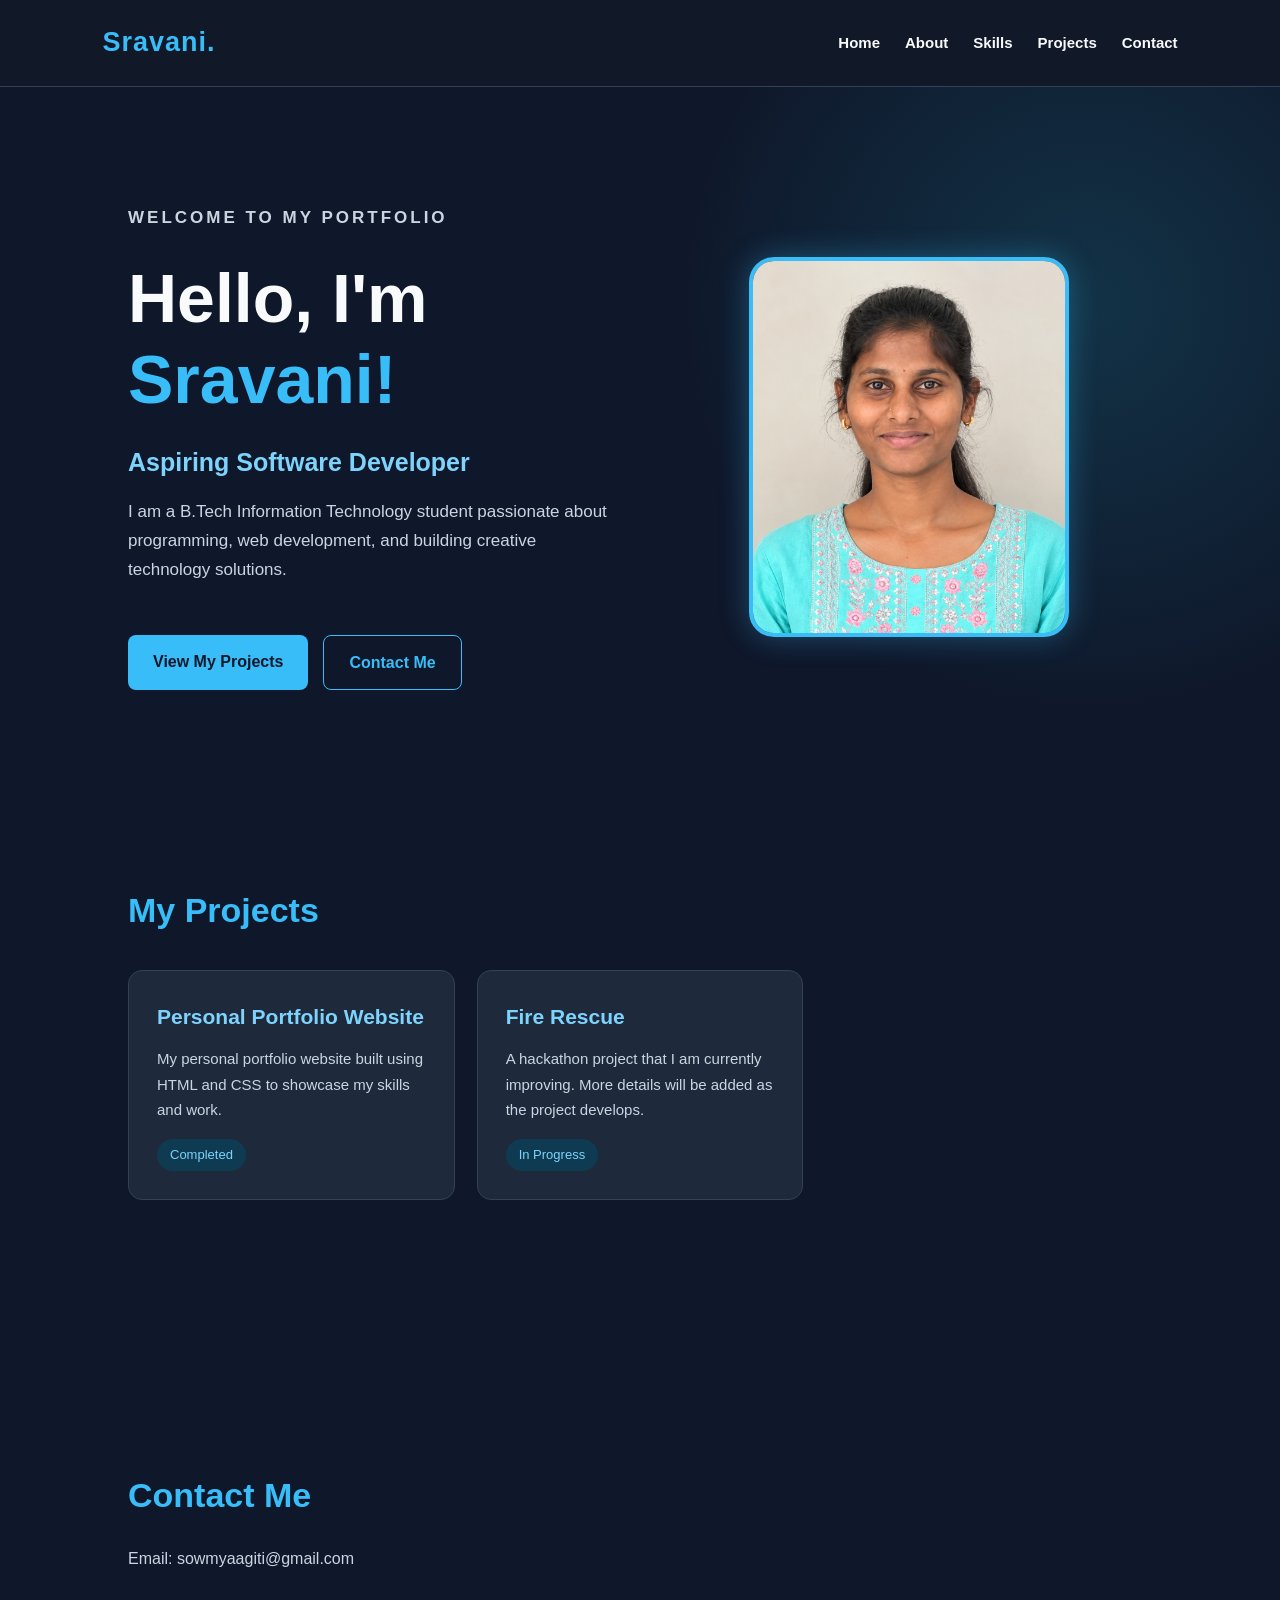
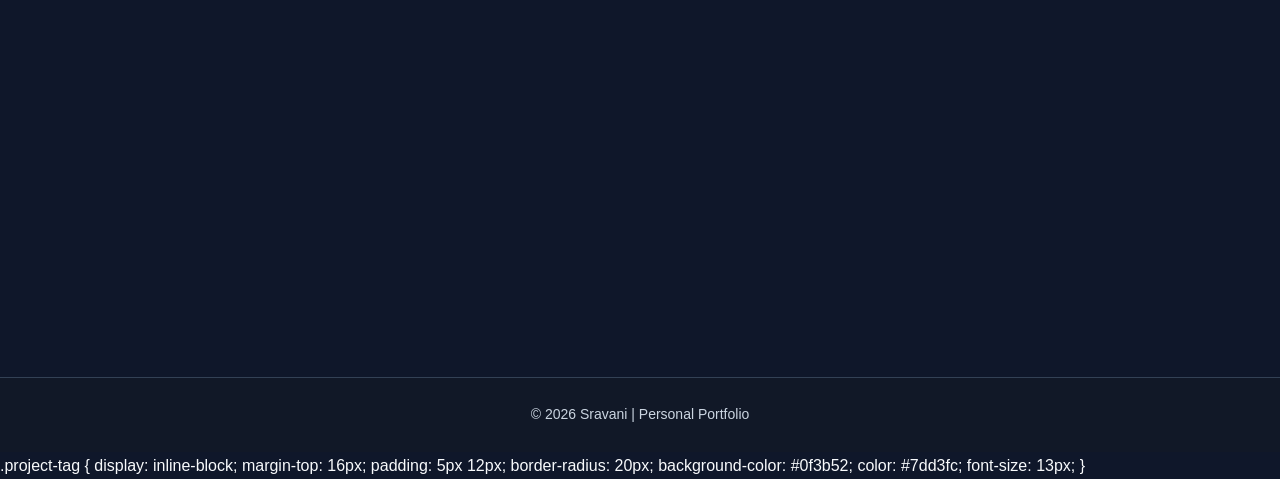
<file: index.html>
<!DOCTYPE html>
<html lang="en">
<head>
    <meta charset="UTF-8">
    <meta name="viewport" content="width=device-width, initial-scale=1.0">
    <title>Sravani | Portfolio</title>
    <link rel="stylesheet" href="style.css">
</head>
<body>

    <header>
        <div class="logo">Sravani.</div>
        <nav>
            <a href="index.html">Home</a>
            <a href="about.html">About</a>
            <a href="skills.html">Skills</a>
            <a href="projects.html">Projects</a>
            <a href="contact.html">Contact</a>
       </nav> 
            
    </header>

    <main>
        
<section class="hero">
    <div class="hero-text">
        <p class="eyebrow">WELCOME TO MY PORTFOLIO</p>

        <h1>Hello, I'm <span>Sravani!</span></h1>

        <h2>Aspiring Software Developer</h2>

        <p>
            I am a B.Tech Information Technology student
            passionate about programming, web development,
            and building creative technology solutions.
        </p>

        <div class="hero-buttons">
            <a href="projects.html" class="button">View My Projects</a>
            <a href="contact.html" class="button secondary-button">Contact Me</a>
        </div>
    </div>

    <div class="hero-image">
        <img src="profile.jpg.png"
             alt="Sravani Profile"
             class="profile-img">
    </div>
       </section>
 <section class="content" id="projects">
    <h2>My Projects</h2>

    <div class="cards">

        <article class="card">
            <h3>Personal Portfolio Website</h3>
            <p>
                My personal portfolio website built using
                HTML and CSS to showcase my skills and work.
            </p>
            <span class="project-tag">Completed</span>
        </article>

        <article class="card">
            <h3>Fire Rescue</h3>
            <p>
                A hackathon project that I am currently
                improving. More details will be added as
                the project develops.
            </p>
            <span class="project-tag">In Progress</span>
        </article>

    </div>
</section>

        <section class="content" id="contact">
            <h2>Contact Me</h2>
            <p>Email: sowmyaagiti@gmail.com</p>
        </section>
    </main>

    <footer>
        <p>© 2026 Sravani | Personal Portfolio</p>
    </footer>

</body>
</html>
.project-tag {
    display: inline-block;
    margin-top: 16px;
    padding: 5px 12px;
    border-radius: 20px;
    background-color: #0f3b52;
    color: #7dd3fc;
    font-size: 13px;
}
</file>
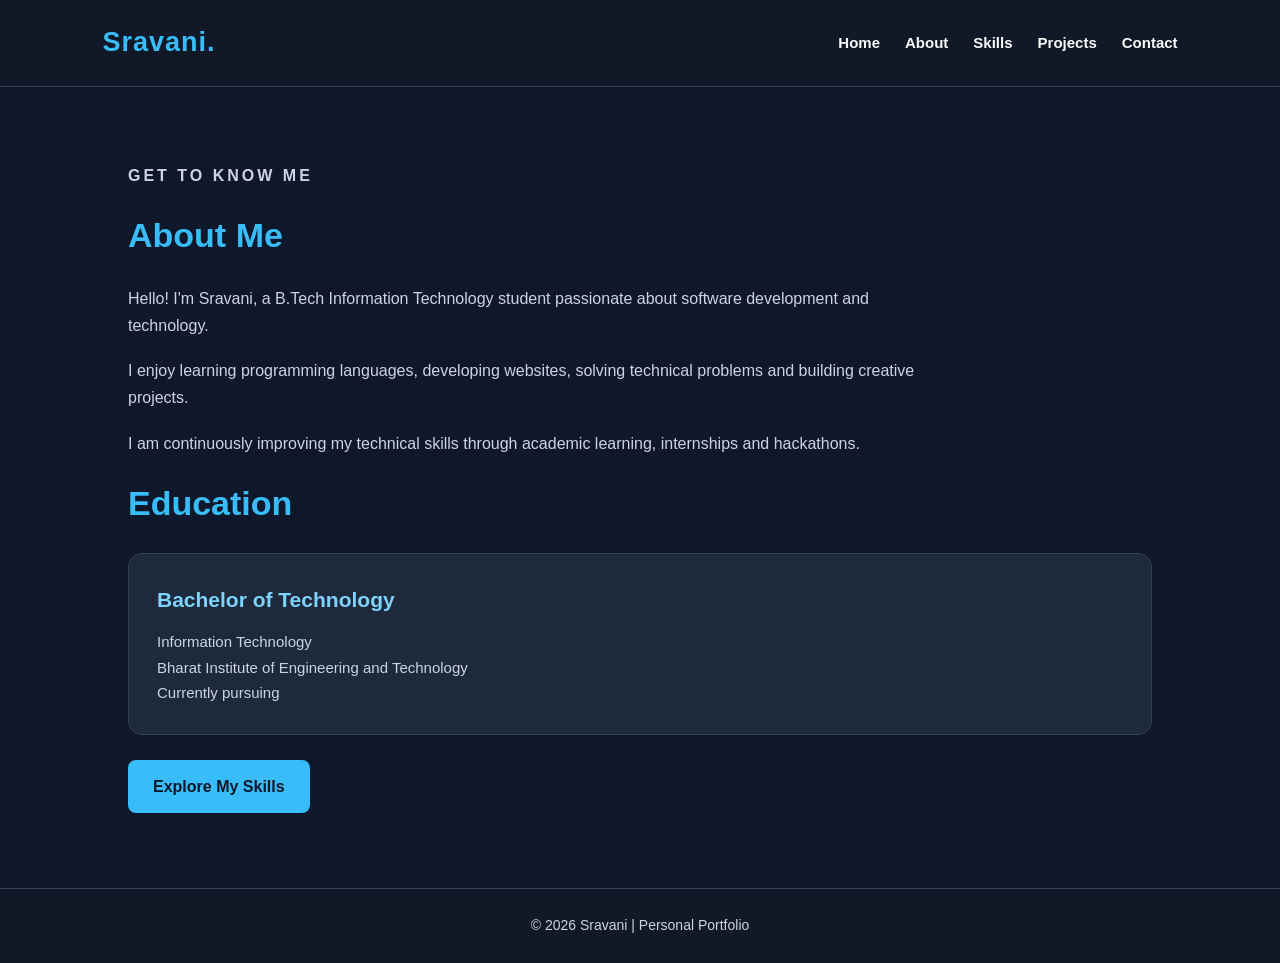
<file: about.html>
<!DOCTYPE html>
<html lang="en">
<head>
    <meta charset="UTF-8">
    <meta name="viewport" content="width=device-width, initial-scale=1.0">
    <title>About Me | Sravani</title>
    <link rel="stylesheet" href="style.css">
</head>
<body>

<header>
    <div class="logo">Sravani.</div>
    <nav>
        <a href="index.html">Home</a>
        <a href="about.html">About</a>
        <a href="skills.html">Skills</a>
        <a href="projects.html">Projects</a>
        <a href="contact.html">Contact</a>
    </nav>
</header>

<main>
    <section class="content">
        <p class="eyebrow">GET TO KNOW ME</p>
        <h2>About Me</h2>

        <p>
            Hello! I'm Sravani, a B.Tech Information Technology
            student passionate about software development and
            technology.
        </p>

        <p>
            I enjoy learning programming languages, developing
            websites, solving technical problems and building
            creative projects.
        </p>

        <p>
            I am continuously improving my technical skills
            through academic learning, internships and hackathons.
        </p>

        <h2>Education</h2>
        <article class="card">
            <h3>Bachelor of Technology</h3>
            <p>Information Technology</p>
            <p>Bharat Institute of Engineering and Technology</p>
            <p>Currently pursuing</p>
        </article>

        <a href="skills.html" class="button">Explore My Skills</a>
    </section>
</main>

<footer>
    <p>© 2026 Sravani | Personal Portfolio</p>
</footer>

</body>
</html>
</file>
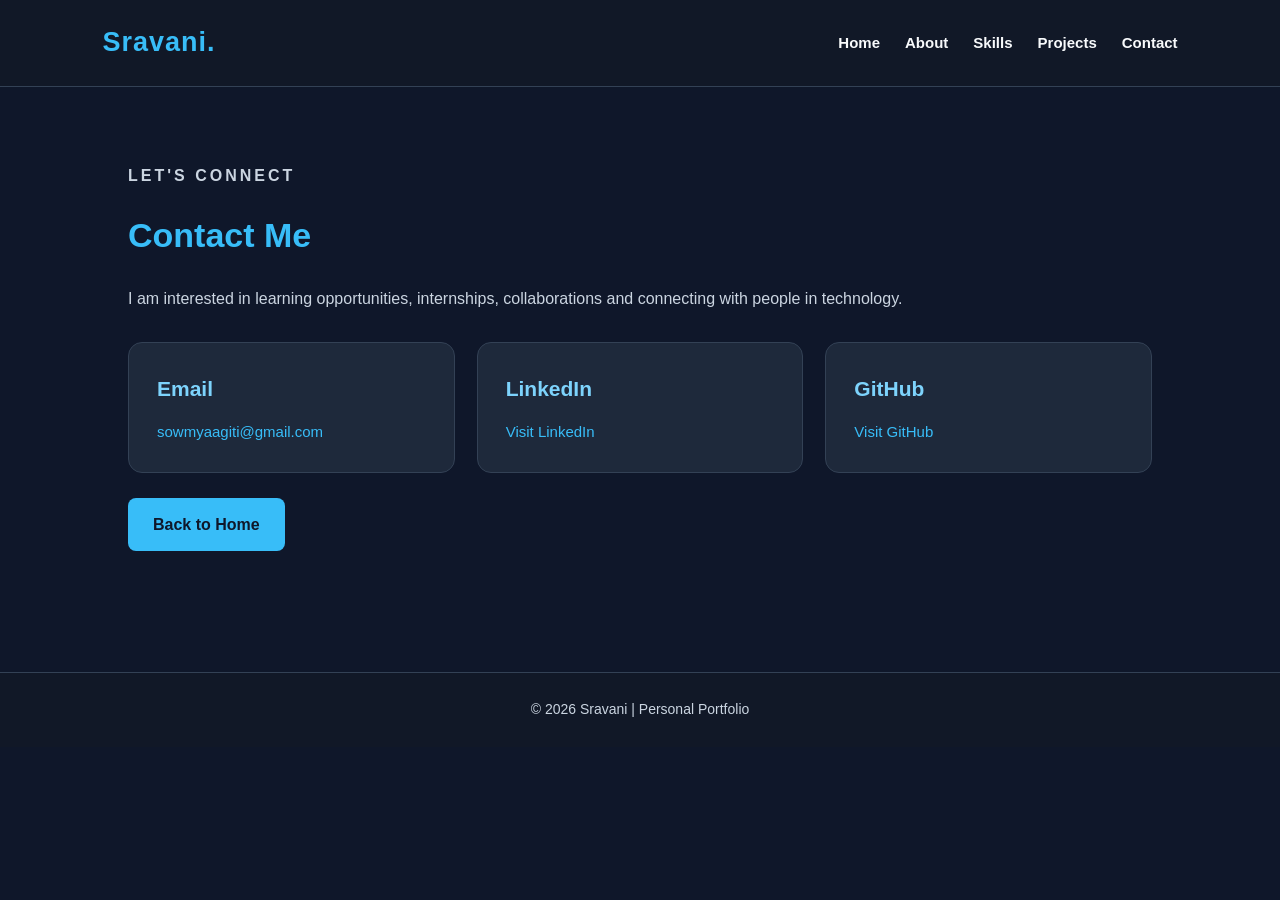
<file: contact.html>
<!DOCTYPE html>
<html lang="en">
<head>
    <meta charset="UTF-8">
    <meta name="viewport" content="width=device-width, initial-scale=1.0">
    <title>Contact Me | Sravani</title>
    <link rel="stylesheet" href="style.css">
</head>
<body>

<header>
    <div class="logo">Sravani.</div>
    <nav>
        <a href="index.html">Home</a>
        <a href="about.html">About</a>
        <a href="skills.html">Skills</a>
        <a href="projects.html">Projects</a>
        <a href="contact.html">Contact</a>
    </nav>
</header>

<main>
    <section class="content">
        <p class="eyebrow">LET'S CONNECT</p>
        <h2>Contact Me</h2>

        <p>
            I am interested in learning opportunities,
            internships, collaborations and connecting
            with people in technology.
        </p>

        <div class="cards">
            <article class="card">
                <h3>Email</h3>
                <p>
                    <a class="contact-link"
                       href="mailto:sowmyaagiti@gmail.com">
                       sowmyaagiti@gmail.com
                    </a>
                </p>
            </article>

            <article class="card">
                <h3>LinkedIn</h3>
                <p>
                    <a class="contact-link"
                       href="https://www.linkedin.com/"
                       target="_blank">
                       Visit LinkedIn
                    </a>
                </p>
            </article>

            <article class="card">
                <h3>GitHub</h3>
                <p>
                    <a class="contact-link"
                       href="https://github.com/"
                       target="_blank">
                       Visit GitHub
                    </a>
                </p>
            </article>
        </div>

        <a href="index.html" class="button">Back to Home</a>
    </section>
</main>

<footer>
    <p>© 2026 Sravani | Personal Portfolio</p>
</footer>

</body>
</html>
</file>
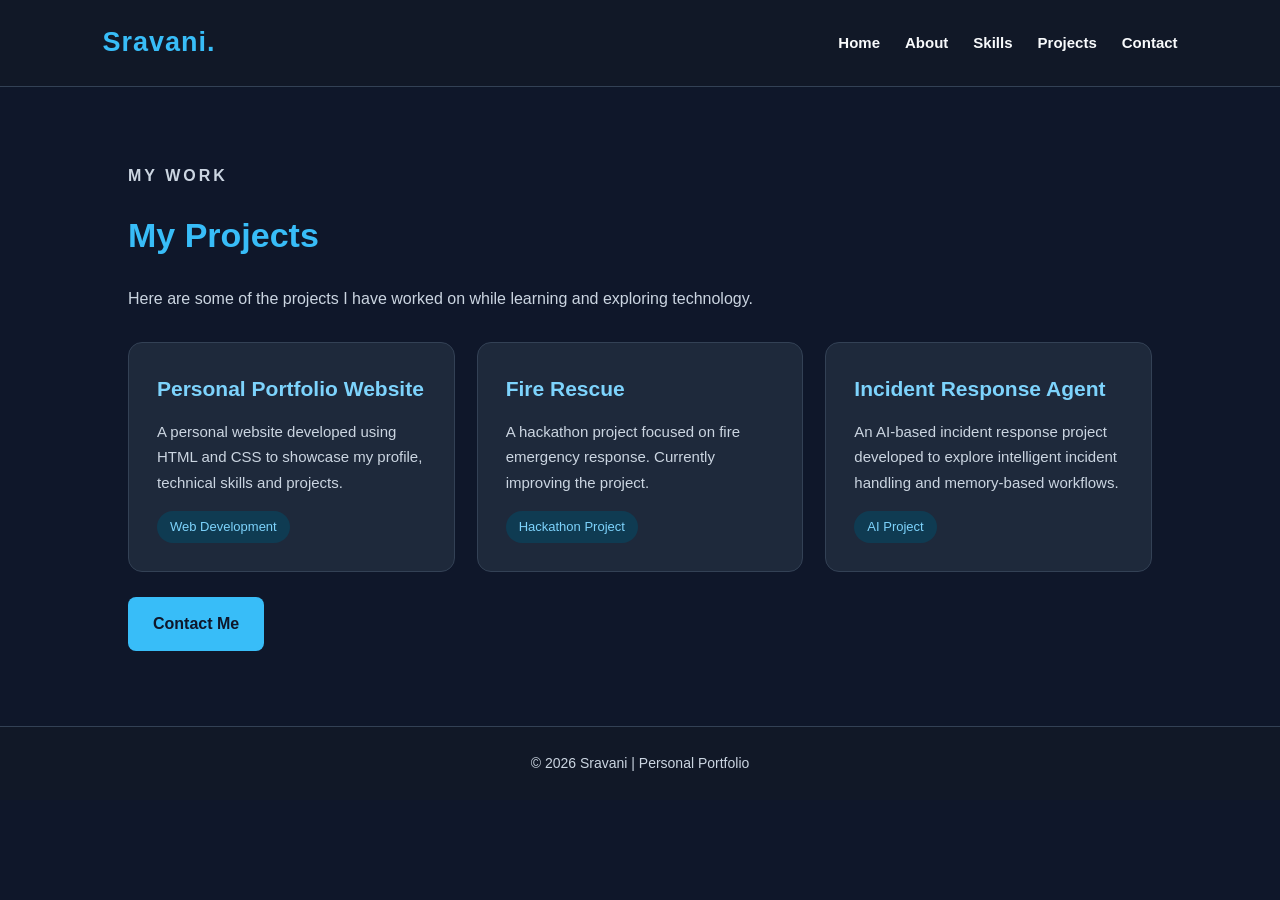
<file: projects.html>
<!DOCTYPE html>
<html lang="en">
<head>
    <meta charset="UTF-8">
    <meta name="viewport" content="width=device-width, initial-scale=1.0">
    <title>My Projects | Sravani</title>
    <link rel="stylesheet" href="style.css">
</head>
<body>

<header>
    <div class="logo">Sravani.</div>
    <nav>
        <a href="index.html">Home</a>
        <a href="about.html">About</a>
        <a href="skills.html">Skills</a>
        <a href="projects.html">Projects</a>
        <a href="contact.html">Contact</a>
    </nav>
</header>

<main>
    <section class="content">
        <p class="eyebrow">MY WORK</p>
        <h2>My Projects</h2>
        <p>
            Here are some of the projects I have worked on
            while learning and exploring technology.
        </p>

        <div class="cards">

            <article class="card">
                <h3>Personal Portfolio Website</h3>
                <p>
                    A personal website developed using HTML and CSS
                    to showcase my profile, technical skills and projects.
                </p>
                <span class="project-tag">Web Development</span>
            </article>

            <article class="card">
                <h3>Fire Rescue</h3>
                <p>
                    A hackathon project focused on fire emergency
                    response. Currently improving the project.
                </p>
                <span class="project-tag">Hackathon Project</span>
            </article>

            <article class="card">
                <h3>Incident Response Agent</h3>
                <p>
                    An AI-based incident response project developed
                    to explore intelligent incident handling and
                    memory-based workflows.
                </p>
                <span class="project-tag">AI Project</span>
            </article>

        </div>

        <a href="contact.html" class="button">Contact Me</a>
    </section>
</main>

<footer>
    <p>© 2026 Sravani | Personal Portfolio</p>
</footer>

</body>
</html>
</file>
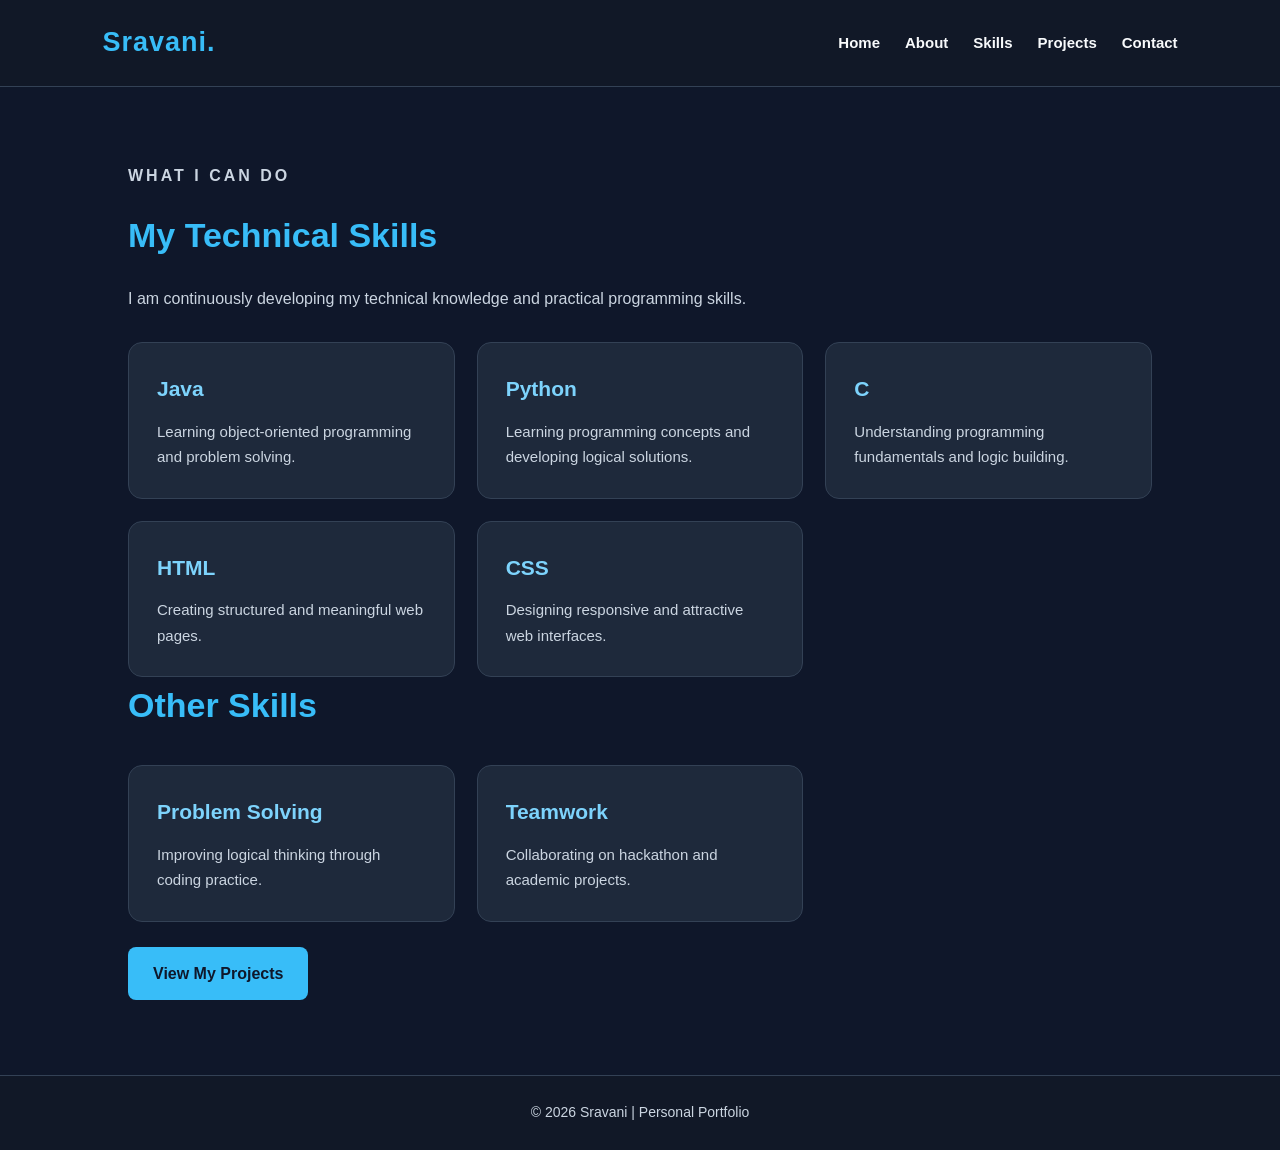
<file: skills.html>
<!DOCTYPE html>
<html lang="en">
<head>
    <meta charset="UTF-8">
    <meta name="viewport" content="width=device-width, initial-scale=1.0">
    <title>My Skills | Sravani</title>
    <link rel="stylesheet" href="style.css">
</head>
<body>

<header>
    <div class="logo">Sravani.</div>
    <nav>
        <a href="index.html">Home</a>
        <a href="about.html">About</a>
        <a href="skills.html">Skills</a>
        <a href="projects.html">Projects</a>
        <a href="contact.html">Contact</a>
    </nav>
</header>

<main>
    <section class="content">
        <p class="eyebrow">WHAT I CAN DO</p>
        <h2>My Technical Skills</h2>
        <p>
            I am continuously developing my technical knowledge
            and practical programming skills.
        </p>

        <div class="cards">
            <article class="card">
                <h3>Java</h3>
                <p>Learning object-oriented programming and problem solving.</p>
            </article>

            <article class="card">
                <h3>Python</h3>
                <p>Learning programming concepts and developing logical solutions.</p>
            </article>

            <article class="card">
                <h3>C</h3>
                <p>Understanding programming fundamentals and logic building.</p>
            </article>

            <article class="card">
                <h3>HTML</h3>
                <p>Creating structured and meaningful web pages.</p>
            </article>

            <article class="card">
                <h3>CSS</h3>
                <p>Designing responsive and attractive web interfaces.</p>
            </article>
        </div>

        <h2>Other Skills</h2>
        <div class="cards">
            <article class="card">
                <h3>Problem Solving</h3>
                <p>Improving logical thinking through coding practice.</p>
            </article>

            <article class="card">
                <h3>Teamwork</h3>
                <p>Collaborating on hackathon and academic projects.</p>
            </article>
        </div>

        <a href="projects.html" class="button">View My Projects</a>
    </section>
</main>

<footer>
    <p>© 2026 Sravani | Personal Portfolio</p>
</footer>

</body>
</html>
</file>
<file: style.css>
/* =================================
   SRAVANI - PROFESSIONAL PORTFOLIO
================================= */

* {
    margin: 0;
    padding: 0;
    box-sizing: border-box;
}

html {
    scroll-behavior: smooth;
}

body {
    font-family: 'Segoe UI', Arial, sans-serif;
    background: #0f172a;
    color: #f8fafc;
    line-height: 1.7;
}

/* NAVIGATION */

header {
    display: flex;
    justify-content: space-between;
    align-items: center;
    padding: 20px 8%;
    background: #111827;
    border-bottom: 1px solid #334155;
    position: sticky;
    top: 0;
    z-index: 100;
}

.logo {
    font-size: 27px;
    font-weight: 800;
    color: #38bdf8;
    letter-spacing: 1px;
}

nav {
    display: flex;
    gap: 25px;
    flex-wrap: wrap;
}

nav a {
    color: #f8fafc;
    text-decoration: none;
    font-size: 15px;
    font-weight: 600;
    transition: 0.3s;
}

nav a:hover {
    color: #38bdf8;
}

/* HERO SECTION */

.hero {
    min-height: 80vh;
    display: flex;
    flex-direction: column;
    justify-content: center;
    align-items: flex-start;
    padding: 80px 10%;
    background:
        radial-gradient(circle at 85% 30%, #164e6380, transparent 35%);
}

.eyebrow {
    color: #38bdf8;
    font-weight: 700;
    letter-spacing: 3px;
    margin-bottom: 15px;
    font-size: 13px;
}

.hero h1 {
    font-size: clamp(38px, 6vw, 68px);
    line-height: 1.2;
    margin-bottom: 20px;
}

.hero h1 span {
    color: #38bdf8;
}

.hero p {
    max-width: 650px;
    color: #cbd5e1;
    font-size: 17px;
    margin-bottom: 25px;
}

/* BUTTONS */

.button {
    display: inline-block;
    background: #38bdf8;
    color: #0f172a;
    padding: 13px 25px;
    border-radius: 8px;
    text-decoration: none;
    font-weight: 700;
    transition: 0.3s;
    margin-top: 25px;
}

.button:hover {
    background: #7dd3fc;
    transform: translateY(-3px);
}

/* CONTENT SECTIONS */

.content {
    min-height: 65vh;
    padding: 75px 10%;
    animation: fadeIn 0.7s ease;
}

.content h2 {
    font-size: 34px;
    color: #38bdf8;
    margin-bottom: 20px;
}

.content > p {
    max-width: 800px;
    color: #cbd5e1;
    margin-bottom: 18px;
    font-size: 16px;
}

/* SKILL AND PROJECT CARDS */

.cards {
    display: grid;
    grid-template-columns: repeat(3, minmax(0, 1fr));
    gap: 22px;
    margin-top: 30px;
}

.card {
    background: #1e293b;
    padding: 28px;
    border: 1px solid #334155;
    border-radius: 14px;
    transition: 0.3s;
}

.card:hover {
    transform: translateY(-7px);
    border-color: #38bdf8;
    box-shadow: 0 10px 30px #00000040;
}

.card h3 {
    color: #7dd3fc;
    font-size: 21px;
    margin-bottom: 12px;
}

.card p {
    color: #cbd5e1;
    font-size: 15px;
}

/* PROJECT TAG */

.project-tag {
    display: inline-block;
    margin-top: 16px;
    padding: 5px 13px;
    border-radius: 20px;
    background: #0f3b52;
    color: #7dd3fc;
    font-size: 13px;
}

/* CONTACT LINKS */

.contact-link {
    color: #38bdf8;
    text-decoration: none;
    overflow-wrap: anywhere;
}

.contact-link:hover {
    text-decoration: underline;
}

/* FOOTER */

footer {
    text-align: center;
    padding: 25px;
    background: #111827;
    border-top: 1px solid #334155;
    color: #cbd5e1;
    font-size: 14px;
}

/* ANIMATION */

@keyframes fadeIn {
    from {
        opacity: 0;
        transform: translateY(15px);
    }

    to {
        opacity: 1;
        transform: translateY(0);
    }
}

/* MOBILE RESPONSIVE DESIGN */

@media (max-width: 768px) {

    header {
        flex-direction: column;
        gap: 18px;
        padding: 20px 5%;
    }

    nav {
        justify-content: center;
        gap: 15px;
    }

    .hero {
        min-height: 65vh;
        padding: 60px 7%;
    }

    .content {
        padding: 55px 7%;
    }

    .cards {
        grid-template-columns: repeat(2, minmax(0, 1fr));
    }
}

@media (max-width: 500px) {

    .cards {
        grid-template-columns: 1fr;
    }

    nav {
        gap: 12px;
    }

    nav a {
        font-size: 13px;
    }

    .content h2 {
        font-size: 28px;
    }
}

.hero {
    flex-direction: row;
    align-items: center;
    justify-content: space-between;
    gap: 50px;
}

.hero-text {
    flex: 1;
}

.hero-text h2 {
    color: #7dd3fc;
    font-size: 25px;
    margin-bottom: 15px;
}

.hero-image {
    flex: 1;
    display: flex;
    justify-content: center;
}

.hero-image img {
    width: 320px;
    height: 380px;
    object-fit: cover;
    object-position: center 25%;
    border: 4px solid #38bdf8;
    border-radius: 25px;
    box-shadow: 0 0 30px #38bdf855;
}

.hero-buttons {
    display: flex;
    gap: 15px;
    flex-wrap: wrap;
}

.secondary-button {
    background: transparent;
    color: #38bdf8;
    border: 1px solid #38bdf8;
}

@media (max-width: 768px) {
    .hero {
        flex-direction: column-reverse;
        text-align: center;
    }

    .hero-image img {
        width: 240px;
        height: 280px;
    }

    .hero-buttons {
        justify-content: center;
    }
}
.profile-img {
    width: 180px;
    height: 180px;
    object-fit: cover;
    border-radius: 20px;
    border: 3px solid #38bdf8;
    display: block;
    margin: 20px auto;
}
</file>
